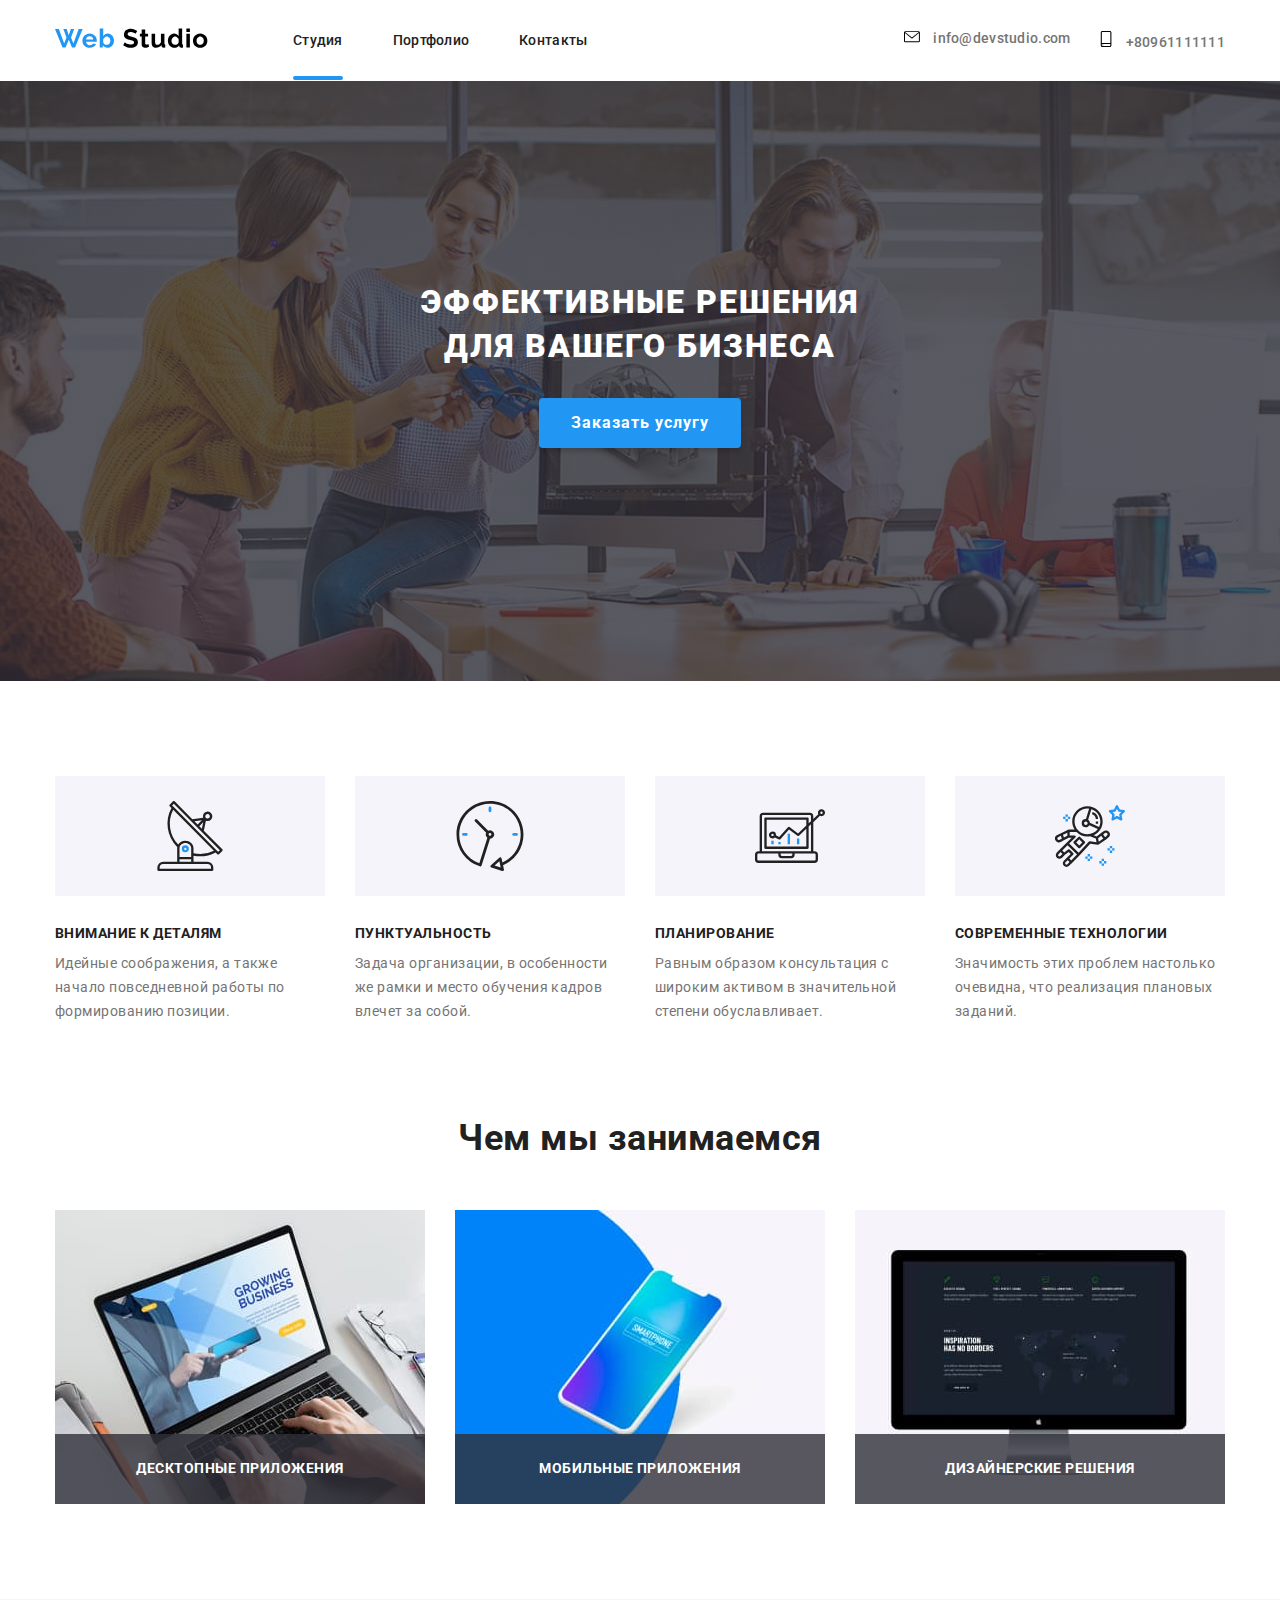
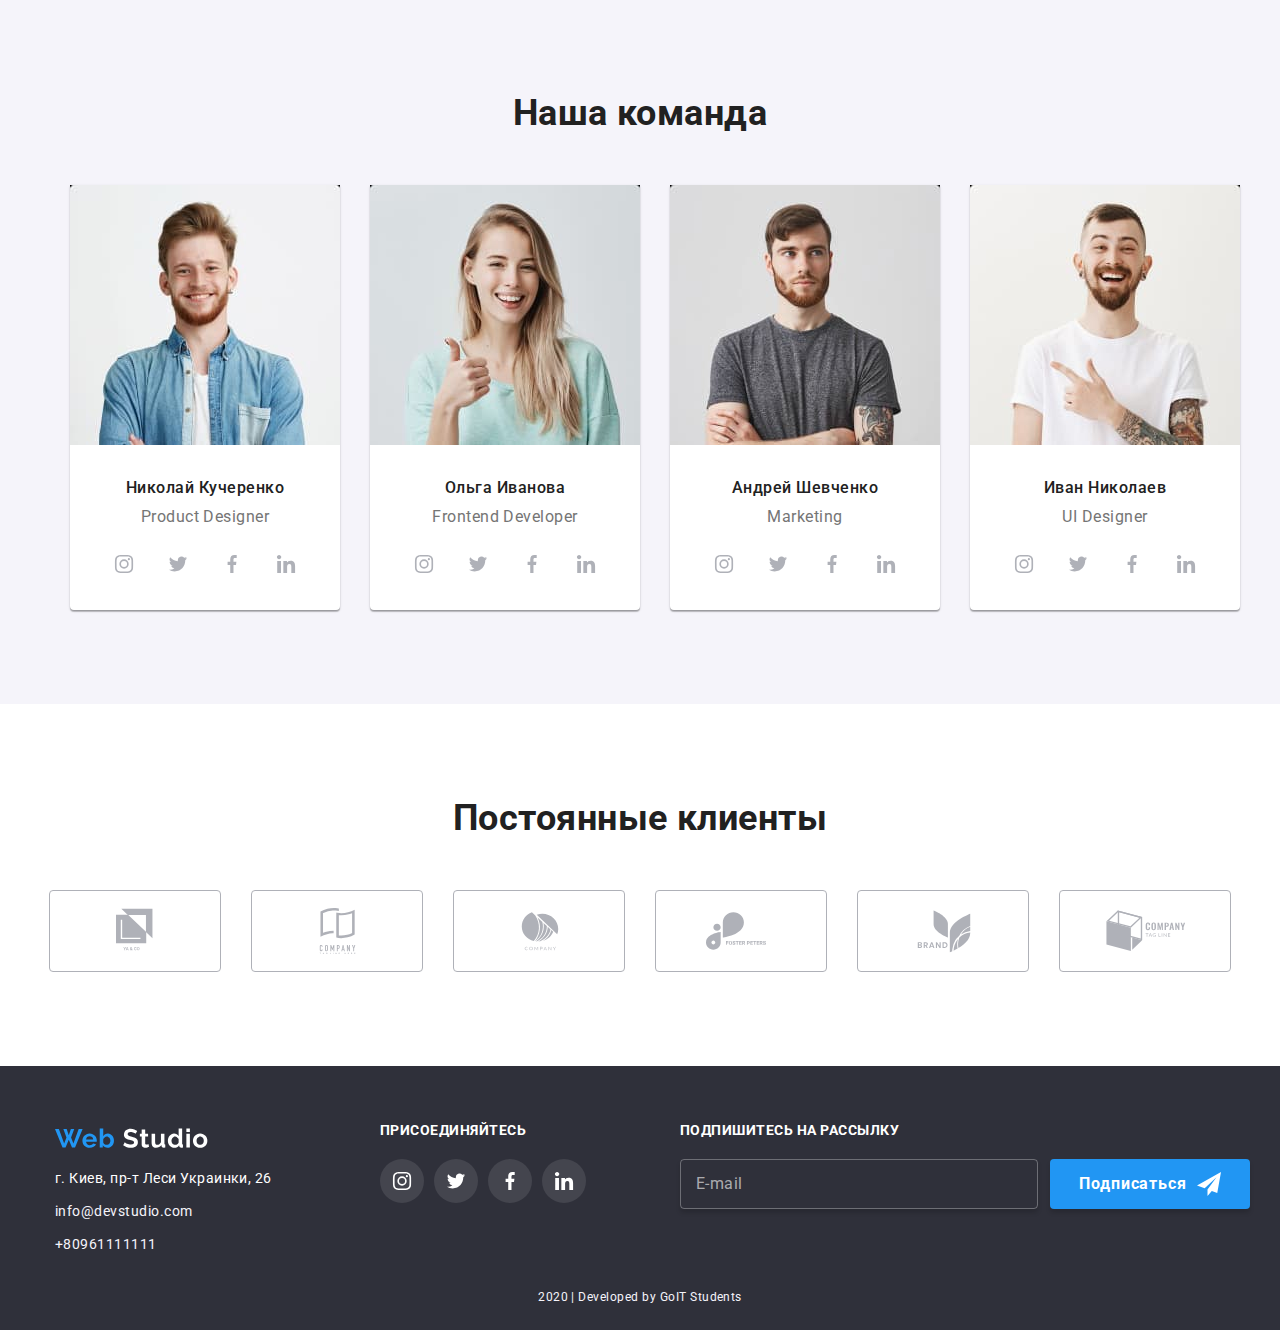
<file: index.html>
<!DOCTYPE html>
<html lang="en">
  <head>
    <meta charset="UTF-8" />
    <meta name="viewport" content="width=device-width, initial-scale=1.0" />
    <title>Web Studio</title>
    <link
      href="https://fonts.googleapis.com/css2?family=Roboto:wght@400;500;700;900&display=swap"
      rel="stylesheet"
    />
    <link rel="stylesheet" href="./css/main.min.css" />
  </head>
  <body>
    <!-- Навигация сайта -->
    <header>
      <div class="container">
        <nav class="flex-header">
          <a href="#">
            <svg class="logo-header" width="153" height="31">
              <use href="./images/symbol-defs.svg#icon-logo"></use>
            </svg>
          </a>
          <ul class="flex-header">
            <li class="list-item">
              <a href="index.html" class="header-nav-link active-page"
                >Студия
              </a>
            </li>
            <li class="list-item">
              <a href="portfolio.html" class="header-nav-link">Портфолио </a>
            </li>
            <li class="list-item">
              <a href="#" class="header-nav-link">Контакты </a>
            </li>
          </ul>
          <address class="header-address">
            <a href="mailto:info@devstudio.com" class="header-nav-adress">
              <svg class="icon-header-mail">
                <use href="./images/symbol-defs.svg#icon-mail"></use>
              </svg>
              info@devstudio.com
            </a>
            <a href="tel:+80961111111" class="header-nav-adress"
              ><svg class="icon-header-smartphone">
                <use href="./images/symbol-defs.svg#icon-smartphone"></use>
              </svg>
              +80961111111
            </a>
          </address>
        </nav>
      </div>
    </header>
    <!-- основная часть -->
    <main>
      <!-- Заказ услуг -->
      <section class="services-hero">
        <h1 class="services-text-hero item">
          эффективные решения <br />
          для вашего бизнеса
        </h1>
        <a href="#" class="services-button item" data-modal-open>
          Заказать услугу</a
        >
      </section>
      <!-- Преимущества -->
      <section>
        <div class="container">
          <h2 class="hide-item">Наши Преимущества</h2>
          <ul class="feature">
            <li class="antena-img">
              <h3 class="feature-title">Внимание к деталям</h3>
              <p class="feature-text">
                Идейные соображения, а также начало повседневной работы по
                формированию позиции.
              </p>
            </li>
            <li class="clock-img">
              <h3 class="feature-title">Пунктуальность</h3>
              <p class="feature-text">
                Задача организации, в особенности же рамки и место обучения
                кадров влечет за собой.
              </p>
            </li>
            <li class="diagram-img">
              <h3 class="feature-title">Планирование</h3>
              <p class="feature-text">
                Равным образом консультация с широким активом в значительной
                степени обуславливает.
              </p>
            </li>
            <li class="container-img">
              <h3 class="feature-title">Современные технологии</h3>
              <p class="feature-text">
                Значимость этих проблем настолько очевидна, что реализация
                плановых заданий.
              </p>
            </li>
          </ul>
        </div>
      </section>
      <!-- Спектр деятельности-->
      <section class="what-are-we-doing">
        <div class="container">
          <h2 class="section-title">Чем мы занимаемся</h2>
          <ul class="what-are-we-doing-list">
            <li>
              <a href="#">
                <img
                  src="images/desctop-apps.jpg"
                  alt="desctop-apps"
                  width="370"
                  height="294"
                />
                <div class="what-are-we-doing-text">Десктопные приложения</div>
              </a>
            </li>
            <li>
              <a href="#">
                <img
                  src="images/mobile-apps.jpg"
                  alt="mobile-apps"
                  width="370"
                  height="294"
                />
                <div class="what-are-we-doing-text">Мобильные приложения</div>
              </a>
            </li>
            <li>
              <a href="#">
                <img
                  src="images/design.jpg"
                  alt="design"
                  width="370"
                  height="294"
                />
                <div class="what-are-we-doing-text">Дизайнерские решения</div>
              </a>
            </li>
          </ul>
        </div>
      </section>
      <!-- Команда -->
      <section class="our-team">
        <div class="container">
          <h2 class="section-title">Наша команда</h2>
          <ul class="container">
            <li>
              <div class="box">
                <img
                  src="images/john-smith.jpg"
                  alt="John Smith"
                  width="270"
                  height="260"
                />
                <h3 class="our-team-title">Николай Кучеренко</h3>
                <p class="our-team-text">Product Designer</p>
                <div class="social-link-box">
                  <a
                    href="https://www.instagram.com"
                    target="_blank"
                    rel="noopener nofollow noreferrer"
                  >
                    <svg class="social-link">
                      <use
                        href="./images/symbol-defs.svg#icon-instagram1"
                      ></use>
                    </svg>
                  </a>
                  <a
                    href="https://twitter.com"
                    target="_blank"
                    rel="noopener nofollow noreferrer"
                  >
                    <svg class="social-link">
                      <use href="./images/symbol-defs.svg#icon-twitter"></use>
                    </svg>
                  </a>
                  <a
                    href="https://www.facebook.com"
                    target="_blank"
                    rel="noopener nofollow noreferrer"
                  >
                    <svg class="social-link">
                      <use href="./images/symbol-defs.svg#icon-facebook"></use>
                    </svg>
                  </a>
                  <a
                    href="https://www.linkedin.com"
                    target="_blank"
                    rel="noopener nofollow noreferrer"
                  >
                    <svg class="social-link">
                      <use href="./images/symbol-defs.svg#icon-linkedin"></use>
                    </svg>
                  </a>
                </div>
              </div>
            </li>
            <li>
              <div class="box">
                <img
                  src="images/marta-stewart.jpg"
                  alt="Marta Stewart"
                  width="270"
                  height="260"
                />
                <h3 class="our-team-title">Ольга Иванова</h3>
                <p class="our-team-text">Frontend Developer</p>
                <div class="social-link-box">
                  <a
                    href="https://www.instagram.com"
                    target="_blank"
                    rel="noopener nofollow noreferrer"
                  >
                    <svg class="social-link">
                      <use
                        href="./images/symbol-defs.svg#icon-instagram1"
                      ></use>
                    </svg>
                  </a>
                  <a
                    href="https://twitter.com"
                    target="_blank"
                    rel="noopener nofollow noreferrer"
                  >
                    <svg class="social-link">
                      <use href="./images/symbol-defs.svg#icon-twitter"></use>
                    </svg>
                  </a>
                  <a
                    href="https://www.facebook.com"
                    target="_blank"
                    rel="noopener nofollow noreferrer"
                  >
                    <svg class="social-link">
                      <use href="./images/symbol-defs.svg#icon-facebook"></use>
                    </svg>
                  </a>
                  <a
                    href="https://www.linkedin.com"
                    target="_blank"
                    rel="noopener nofollow noreferrer"
                  >
                    <svg class="social-link">
                      <use href="./images/symbol-defs.svg#icon-linkedin"></use>
                    </svg>
                  </a>
                </div>
              </div>
            </li>
            <li>
              <div class="box">
                <img
                  src="images/robert-jakis.jpg"
                  alt="Robert Jakis"
                  width="270"
                  height="260"
                />
                <h3 class="our-team-title">Андрей Шевченко</h3>
                <p class="our-team-text">Marketing</p>
                <div class="social-link-box">
                  <a
                    href="https://www.instagram.com"
                    target="_blank"
                    rel="noopener nofollow noreferrer"
                  >
                    <svg class="social-link">
                      <use
                        href="./images/symbol-defs.svg#icon-instagram1"
                      ></use>
                    </svg>
                  </a>
                  <a
                    href="https://twitter.com"
                    target="_blank"
                    rel="noopener nofollow noreferrer"
                  >
                    <svg class="social-link">
                      <use href="./images/symbol-defs.svg#icon-twitter"></use>
                    </svg>
                  </a>
                  <a
                    href="https://www.facebook.com"
                    target="_blank"
                    rel="noopener nofollow noreferrer"
                  >
                    <svg class="social-link">
                      <use href="./images/symbol-defs.svg#icon-facebook"></use>
                    </svg>
                  </a>
                  <a
                    href="https://www.linkedin.com"
                    target="_blank"
                    rel="noopener nofollow noreferrer"
                  >
                    <svg class="social-link">
                      <use href="./images/symbol-defs.svg#icon-linkedin"></use>
                    </svg>
                  </a>
                </div>
              </div>
            </li>
            <li>
              <div class="box">
                <img
                  src="images/martin-doe.jpg"
                  alt="Martin Doe"
                  width="270"
                  height="260"
                />
                <h3 class="our-team-title">Иван Николаев</h3>
                <p class="our-team-text">UI Designer</p>
                <div class="social-link-box">
                  <a
                    href="https://www.instagram.com"
                    target="_blank"
                    rel="noopener nofollow noreferrer"
                  >
                    <svg class="social-link">
                      <use
                        href="./images/symbol-defs.svg#icon-instagram1"
                      ></use>
                    </svg>
                  </a>
                  <a
                    href="https://twitter.com"
                    target="_blank"
                    rel="noopener nofollow noreferrer"
                  >
                    <svg class="social-link">
                      <use href="./images/symbol-defs.svg#icon-twitter"></use>
                    </svg>
                  </a>
                  <a
                    href="https://www.facebook.com"
                    target="_blank"
                    rel="noopener nofollow noreferrer"
                  >
                    <svg class="social-link">
                      <use href="./images/symbol-defs.svg#icon-facebook"></use>
                    </svg>
                  </a>
                  <a
                    href="https://www.linkedin.com"
                    target="_blank"
                    rel="noopener nofollow noreferrer"
                  >
                    <svg class="social-link">
                      <use href="./images/symbol-defs.svg#icon-linkedin"></use>
                    </svg>
                  </a>
                </div>
              </div>
            </li>
          </ul>
        </div>
      </section>
      <!-- Клиенты -->
      <section class="our-clients">
        <div class="container">
          <h2 class="section-title">Постоянные клиенты</h2>
          <ul class="our-clients-list">
            <li>
              <a href="">
                <svg class="our-clients-label">
                  <use href="./images/symbol-defs.svg#icon-client-1"></use>
                </svg>
              </a>
            </li>
            <li>
              <a href="#">
                <svg class="our-clients-label">
                  <use href="./images/symbol-defs.svg#icon-client-2"></use>
                </svg>
              </a>
            </li>
            <li>
              <a href="#">
                <svg class="our-clients-label">
                  <use href="./images/symbol-defs.svg#icon-client-3"></use>
                </svg>
              </a>
            </li>
            <li>
              <a href="#">
                <svg class="our-clients-label">
                  <use href="./images/symbol-defs.svg#icon-client-4"></use>
                </svg>
              </a>
            </li>
            <li>
              <a href="#">
                <svg class="our-clients-label">
                  <use href="./images/symbol-defs.svg#icon-client-5"></use>
                </svg>
              </a>
            </li>
            <li>
              <a href="#">
                <svg class="our-clients-label">
                  <use href="./images/symbol-defs.svg#icon-client-6"></use>
                </svg>
              </a>
            </li>
          </ul>
        </div>
      </section>
      <!-- Модальное окно -->
      <div class="backdrop is-hidden" data-modal>
        <div class="modal">
          <button class="button-clouse" data-modal-close>
            <svg class="icon-clouse">
              <use href="./images/symbol-defs.svg#icon-clouse"></use>
            </svg>
          </button>
          <span class="text-modal">
            Оставьте свои данные, мы вам перезвоним</span
          >
          <!-- форма -->
          <form>
            <ul class="modal-form">
              <li class="modal-box">
                <input
                  type="text"
                  id="modal-mame"
                  name="name-client"
                  placeholder=" "
                  class="modal-form-input"
                />
                <label for="modal-mame" class="modal-label"> Имя </label>
                <svg class="icon-name">
                  <use href="./images/symbol-defs.svg#icon-name"></use>
                </svg>
              </li>
              <li class="modal-box">
                <input
                  type="tel"
                  id="modal-telephone"
                  name="telephone-clien"
                  class="modal-form-input"
                  placeholder=" "
                /><label for="modal-telephone" class="modal-label">
                  Телефон </label
                ><svg class="icon-name">
                  <use href="./images/symbol-defs.svg#icon-telephone"></use>
                </svg>
              </li>
              <li class="modal-box">
                <input
                  type="email"
                  id="modal-mail"
                  name="mail-client"
                  class="modal-form-input"
                  placeholder=" "
                />
                <label for="modal-mail" class="modal-label"> Почта </label>
                <svg class="icon-name">
                  <use href="./images/symbol-defs.svg#icon-mail2"></use>
                </svg>
              </li>
              <li class="modal-box">
                <textarea
                  name="coments-client"
                  id="modal-coments"
                  class="modal-form-input text-area"
                  placeholder=" "
                ></textarea>
                <label for="modal-coments" class="coments"> Комментарий</label>
              </li>
              <li class="checkbox-box">
                <input
                  type="checkbox"
                  name="modal-check"
                  value="done"
                  class="checkbox"
                  id="checkbox"
                />
                <label for="checkbox" class="check-text">
                  Соглашаюсь с рассылкой и принимаю
                  <a href="#">Условия договора</a>
                </label>
              </li>
              <li>
                <button type="submit" class="modal-button-send">
                  Отправить
                </button>
              </li>
            </ul>
          </form>
        </div>
      </div>
    </main>
    <!-- подвал -->
    <footer class="footer-section">
      <!-- Контакты, адреса -->
      <section>
        <div class="container footer-box">
          <div class="footer-contacts">
            <h2 class="hide-item">Контакты, адреса, рассылка</h2>
            <a href="#">
              <svg class="logo-footer" width="153" height="31">
                <use href="./images/symbol-defs.svg#icon-logo"></use>
              </svg>
            </a>
            <address>
              <ul>
                <li class="item">
                  <a
                    href="https://www.google.com/maps/place/бул.+Леси+Украинки,+26,+Киев,+02000/data=!4m2!3m1!1s0x40d4cf0e033ecbe9:0x57a4dffefec77da0?sa=X&ved=2ahUKEwjTxvzg49PpAhVElosKHf4JD2gQ8gEwAHoECAsQAQ"
                    target="_blank"
                    rel="noopener nofollow noreferrer"
                    class="footer-adress-map"
                    >г. Киев, пр-т Леси Украинки, 26
                  </a>
                </li>
                <li class="item">
                  <a
                    href="mailto:info@devstudio.com"
                    class="footer-adress-link"
                  >
                    info@devstudio.com
                  </a>
                </li>
                <li class="item">
                  <a href="tel:+80961111111" class="footer-adress-link item">
                    +80961111111</a
                  >
                </li>
              </ul>
            </address>
          </div>
          <!-- Социальные сети -->
          <div class="footer-social-link-container">
            <p class="footer-titles">присоединяйтесь</p>
            <div class="social-link-box footer">
              <a
                href="https://www.instagram.com"
                target="_blank"
                rel="noopener nofollow noreferrer"
              >
                <svg class="social-link footer">
                  <use href="./images/symbol-defs.svg#icon-instagram1"></use>
                </svg>
              </a>
              <a
                href="https://twitter.com"
                target="_blank"
                rel="noopener nofollow noreferrer"
              >
                <svg class="social-link footer">
                  <use href="./images/symbol-defs.svg#icon-twitter"></use>
                </svg>
              </a>
              <a
                href="https://www.facebook.com"
                target="_blank"
                rel="noopener nofollow noreferrer"
              >
                <svg class="social-link footer">
                  <use href="./images/symbol-defs.svg#icon-facebook"></use>
                </svg>
              </a>
              <a
                href="https://www.linkedin.com"
                target="_blank"
                rel="noopener nofollow noreferrer"
              >
                <svg class="social-link footer">
                  <use href="./images/symbol-defs.svg#icon-linkedin"></use>
                </svg>
              </a>
            </div>
          </div>
          <!-- рассылка -->
          <div class="mailing">
            <p class="footer-titles">Подпишитесь на рассылку</p>
            <form class="footer-subscription">
              <div class="footer-subscription-box">
                <input
                  type="email"
                  name="subscription"
                  id="subscription"
                  class="footer-subscription-field"
                  placeholder=" "
                />
                <label for="subscription" class="footer-subscription-label">
                  E-mail
                </label>
              </div>
              <button type="submit" class="footer-subscription-button">
                Подписаться
                <svg class="footer-subscription-icon">
                  <use href="./images/symbol-defs.svg#icon-mail-send"></use>
                </svg>
              </button>
            </form>
          </div>
        </div>
      </section>
      <p class="footer-copyright">2020 | Developed by GoIT Students</p>
    </footer>
    <script src="./js/modal.js"></script>
  </body>
</html>
</file>
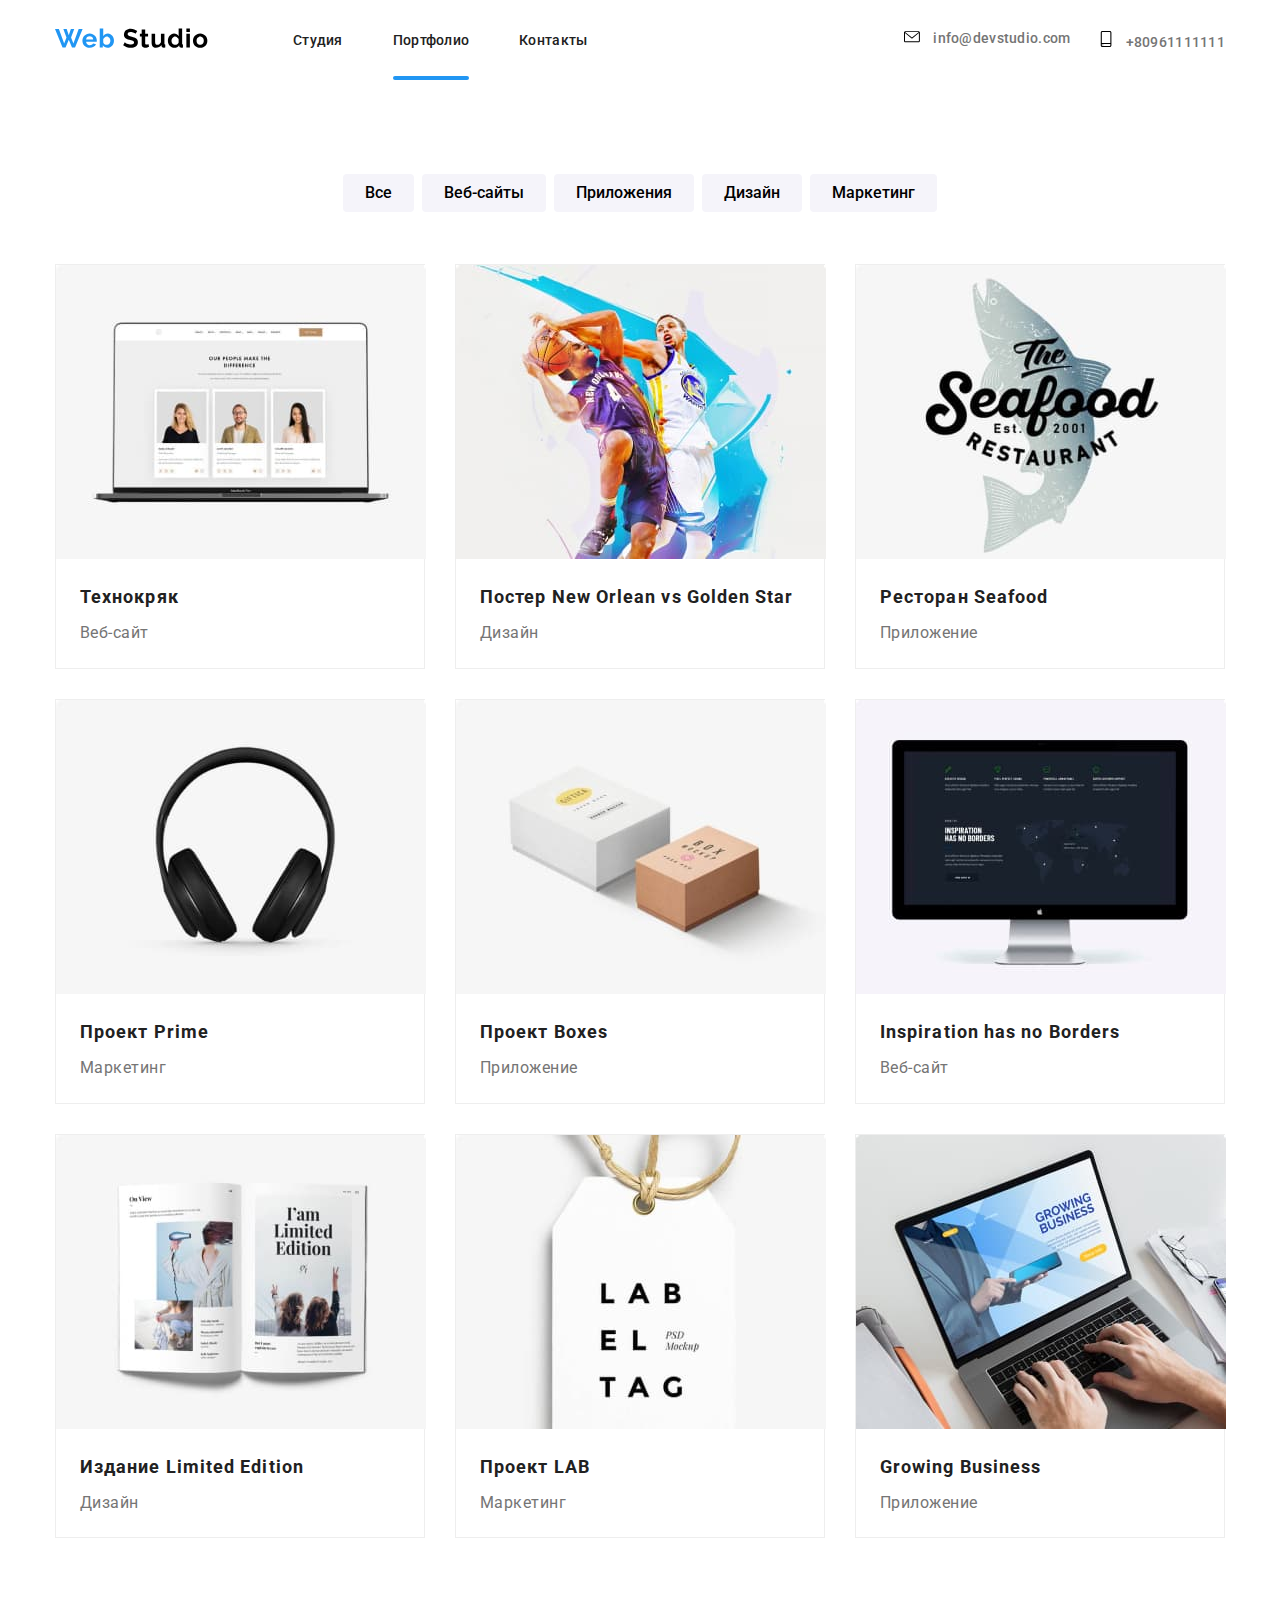
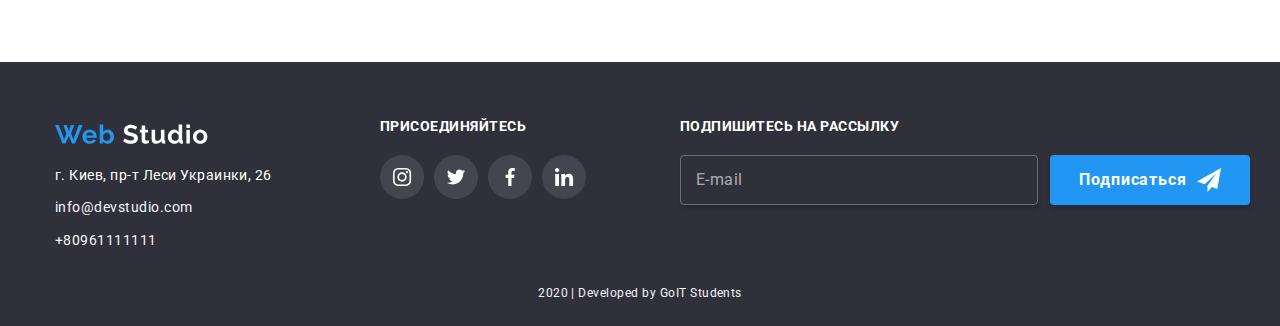
<file: portfolio.html>
<!DOCTYPE html>
<html lang="en">
  <head>
    <meta charset="UTF-8" />
    <meta name="viewport" content="width=device-width, initial-scale=1.0" />
    <title>Портфолио</title>
    <link
      href="https://fonts.googleapis.com/css2?family=Roboto:wght@400;500;700;900&display=swap"
      rel="stylesheet"
    />
    <link rel="stylesheet" href="./css/main.min.css" />
  </head>

  <body>
    <!-- Навигация сайта -->
    <header>
      <div class="container">
        <nav class="flex-header">
          <a href="#">
            <svg class="logo-header" width="153" height="31">
              <use href="./images/symbol-defs.svg#icon-logo"></use>
            </svg>
          </a>
          <ul class="flex-header">
            <li class="list-item">
              <a href="index.html" class="header-nav-link">Студия </a>
            </li>
            <li class="list-item">
              <a href="portfolio.html" class="header-nav-link active-page"
                >Портфолио
              </a>
            </li>
            <li class="list-item">
              <a href="#" class="header-nav-link">Контакты </a>
            </li>
          </ul>
          <address class="header-address">
            <a href="mailto:info@devstudio.com" class="header-nav-adress">
              <svg class="icon-header-mail">
                <use href="./images/symbol-defs.svg#icon-mail"></use>
              </svg>
              info@devstudio.com
            </a>
            <a href="tel:+80961111111" class="header-nav-adress"
              ><svg class="icon-header-smartphone">
                <use href="./images/symbol-defs.svg#icon-smartphone"></use>
              </svg>
              +80961111111
            </a>
          </address>
        </nav>
      </div>
    </header>
    <main>
      <section class="container portfolio-box">
        <h1 class="hide-item">Портфолио студии</h1>
        <!-- фильтр секции -->
        <ul class="filters-flex">
          <li>
            <button type="button" class="filters-button">
              Все
            </button>
          </li>
          <li>
            <button type="button" class="filters-button">
              Веб-сайты
            </button>
          </li>
          <li>
            <button type="button" class="filters-button">
              Приложения
            </button>
          </li>
          <li>
            <button type="button" class="filters-button">
              Дизайн
            </button>
          </li>
          <li>
            <button type="button" class="filters-button">
              Маркетинг
            </button>
          </li>
        </ul>
        <!-- Контент секции -->
        <ul class="portfolio">
          <li>
            <a href="#">
              <div class="card">
                <img src="./images/project1.jpg" alt="project1" />
                <p class="back-side-card">
                  Технокряк это современная площадка распространения
                  коронавируса. Компании используют эту платформу для цифрового
                  шпионажа и атак на защищённые сервера конкурентов.
                </p>
              </div>
              <div>
                <h3 class="main-content-headers">Технокряк</h3>
                <p class="main-content-text">Веб-сайт</p>
              </div>
            </a>
          </li>
          <li>
            <a href="#">
              <div class="card">
                <img src="./images/project2.jpg" alt="project2" />
                <p class="back-side-card">
                  Технокряк это современная площадка распространения
                  коронавируса. Компании используют эту платформу для цифрового
                  шпионажа и атак на защищённые сервера конкурентов.
                </p>
              </div>
              <div>
                <h3 class="main-content-headers">
                  Постер New Orlean vs Golden Star
                </h3>
                <p class="main-content-text">Дизайн</p>
              </div>
            </a>
          </li>
          <li>
            <a href="#">
              <div class="card">
                <img src="./images/project3.jpg" alt="project3" />
                <p class="back-side-card">
                  Технокряк это современная площадка распространения
                  коронавируса. Компании используют эту платформу для цифрового
                  шпионажа и атак на защищённые сервера конкурентов.
                </p>
              </div>
              <div>
                <h3 class="main-content-headers">Ресторан Seafood</h3>
                <p class="main-content-text">Приложение</p>
              </div>
            </a>
          </li>
          <li>
            <a href="#">
              <div class="card">
                <img src="./images/project4.jpg" alt="project4" />
                <p class="back-side-card">
                  Технокряк это современная площадка распространения
                  коронавируса. Компании используют эту платформу для цифрового
                  шпионажа и атак на защищённые сервера конкурентов.
                </p>
              </div>
              <div>
                <h3 class="main-content-headers">Проект Prime</h3>
                <p class="main-content-text">Маркетинг</p>
              </div>
            </a>
          </li>
          <li>
            <a href="#">
              <div class="card">
                <img src="./images/project5.jpg" alt="project5" />
                <p class="back-side-card">
                  Технокряк это современная площадка распространения
                  коронавируса. Компании используют эту платформу для цифрового
                  шпионажа и атак на защищённые сервера конкурентов.
                </p>
              </div>
              <div>
                <h3 class="main-content-headers">Проект Boxes</h3>
                <p class="main-content-text">Приложение</p>
              </div>
            </a>
          </li>
          <li>
            <a href="#">
              <div class="card">
                <img src="./images/project6.jpg" alt="project6" />
                <p class="back-side-card">
                  Технокряк это современная площадка распространения
                  коронавируса. Компании используют эту платформу для цифрового
                  шпионажа и атак на защищённые сервера конкурентов.
                </p>
              </div>
              <div>
                <h3 class="main-content-headers">Inspiration has no Borders</h3>
                <p class="main-content-text">Веб-сайт</p>
              </div>
            </a>
          </li>
          <li>
            <a href="#">
              <div class="card">
                <img src="./images/project7.jpg" alt="project7" />
                <p class="back-side-card">
                  Технокряк это современная площадка распространения
                  коронавируса. Компании используют эту платформу для цифрового
                  шпионажа и атак на защищённые сервера конкурентов.
                </p>
              </div>
              <div>
                <h3 class="main-content-headers">Издание Limited Edition</h3>
                <p class="main-content-text">Дизайн</p>
              </div>
            </a>
          </li>
          <li>
            <a href="#">
              <div class="card">
                <img src="./images/project8.jpg" alt="project8" />
                <p class="back-side-card">
                  Технокряк это современная площадка распространения
                  коронавируса. Компании используют эту платформу для цифрового
                  шпионажа и атак на защищённые сервера конкурентов.
                </p>
              </div>
              <div>
                <h3 class="main-content-headers">Проект LAB</h3>
                <p class="main-content-text">Маркетинг</p>
              </div>
            </a>
          </li>
          <li>
            <a href="#">
              <div class="card">
                <img src="./images/project9.jpg" alt="project9" />
                <p class="back-side-card">
                  Технокряк это современная площадка распространения
                  коронавируса. Компании используют эту платформу для цифрового
                  шпионажа и атак на защищённые сервера конкурентов.
                </p>
              </div>
              <div>
                <h3 class="main-content-headers">Growing Business</h3>
                <p class="main-content-text">Приложение</p>
              </div>
            </a>
          </li>
        </ul>
      </section>
    </main>
    <footer class="footer-section">
      <!-- Контакты, адреса -->
      <section>
        <div class="container footer-box">
          <div class="footer-contacts">
            <h2 class="hide-item">Контакты, адреса, рассылка</h2>
            <a href="#">
              <svg class="logo-footer" width="153" height="31">
                <use href="./images/symbol-defs.svg#icon-logo"></use>
              </svg>
            </a>
            <address>
              <ul>
                <li class="item">
                  <a
                    href="https://www.google.com/maps/place/бул.+Леси+Украинки,+26,+Киев,+02000/data=!4m2!3m1!1s0x40d4cf0e033ecbe9:0x57a4dffefec77da0?sa=X&ved=2ahUKEwjTxvzg49PpAhVElosKHf4JD2gQ8gEwAHoECAsQAQ"
                    target="_blank"
                    rel="noopener nofollow noreferrer"
                    class="footer-adress-map"
                    >г. Киев, пр-т Леси Украинки, 26
                  </a>
                </li>
                <li class="item">
                  <a
                    href="mailto:info@devstudio.com"
                    class="footer-adress-link"
                  >
                    info@devstudio.com
                  </a>
                </li>
                <li class="item">
                  <a href="tel:+80961111111" class="footer-adress-link item">
                    +80961111111</a
                  >
                </li>
              </ul>
            </address>
          </div>
          <!-- Социальные сети -->
          <div class="footer-social-link-container">
            <p class="footer-titles">присоединяйтесь</p>
            <div class="social-link-box footer">
              <a
                href="https://www.instagram.com"
                target="_blank"
                rel="noopener nofollow noreferrer"
              >
                <svg class="social-link footer">
                  <use href="./images/symbol-defs.svg#icon-instagram1"></use>
                </svg>
              </a>
              <a
                href="https://twitter.com"
                target="_blank"
                rel="noopener nofollow noreferrer"
              >
                <svg class="social-link footer">
                  <use href="./images/symbol-defs.svg#icon-twitter"></use>
                </svg>
              </a>
              <a
                href="https://www.facebook.com"
                target="_blank"
                rel="noopener nofollow noreferrer"
              >
                <svg class="social-link footer">
                  <use href="./images/symbol-defs.svg#icon-facebook"></use>
                </svg>
              </a>
              <a
                href="https://www.linkedin.com"
                target="_blank"
                rel="noopener nofollow noreferrer"
              >
                <svg class="social-link footer">
                  <use href="./images/symbol-defs.svg#icon-linkedin"></use>
                </svg>
              </a>
            </div>
          </div>
          <!-- рассылка -->
          <div class="mailing">
            <p class="footer-titles">Подпишитесь на рассылку</p>
            <form class="footer-subscription">
              <div class="footer-subscription-box">
                <input
                  type="email"
                  name="subscription"
                  id="subscription"
                  class="footer-subscription-field"
                  placeholder=" "
                />
                <label for="subscription" class="footer-subscription-label">
                  E-mail
                </label>
              </div>
              <button type="submit" class="footer-subscription-button">
                Подписаться
                <svg class="footer-subscription-icon">
                  <use href="./images/symbol-defs.svg#icon-mail-send"></use>
                </svg>
              </button>
            </form>
          </div>
        </div>
      </section>
      <p class="footer-copyright">2020 | Developed by GoIT Students</p>
    </footer>
  </body>
</html>
</file>
<file: css/main.min.css>
/*! normalize.css v8.0.1 | MIT License | github.com/necolas/normalize.css */html{line-height:1.15;-webkit-text-size-adjust:100%}body{margin:0}main{display:block}h1{font-size:2em;margin:0.67em 0}hr{-webkit-box-sizing:content-box;box-sizing:content-box;height:0;overflow:visible}pre{font-family:monospace, monospace;font-size:1em}a{background-color:transparent}abbr[title]{border-bottom:none;text-decoration:underline;-webkit-text-decoration:underline dotted;text-decoration:underline dotted}b,strong{font-weight:bolder}code,kbd,samp{font-family:monospace, monospace;font-size:1em}small{font-size:80%}sub,sup{font-size:75%;line-height:0;position:relative;vertical-align:baseline}sub{bottom:-0.25em}sup{top:-0.5em}img{border-style:none}button,input,optgroup,select,textarea{font-family:inherit;font-size:100%;line-height:1.15;margin:0}button,input{overflow:visible}button,select{text-transform:none}button,[type="button"],[type="reset"],[type="submit"]{-webkit-appearance:button}button::-moz-focus-inner,[type="button"]::-moz-focus-inner,[type="reset"]::-moz-focus-inner,[type="submit"]::-moz-focus-inner{border-style:none;padding:0}button:-moz-focusring,[type="button"]:-moz-focusring,[type="reset"]:-moz-focusring,[type="submit"]:-moz-focusring{outline:1px dotted ButtonText}fieldset{padding:0.35em 0.75em 0.625em}legend{-webkit-box-sizing:border-box;box-sizing:border-box;color:inherit;display:table;max-width:100%;padding:0;white-space:normal}progress{vertical-align:baseline}textarea{overflow:auto}[type="checkbox"],[type="radio"]{-webkit-box-sizing:border-box;box-sizing:border-box;padding:0}[type="number"]::-webkit-inner-spin-button,[type="number"]::-webkit-outer-spin-button{height:auto}[type="search"]{-webkit-appearance:textfield;outline-offset:-2px}[type="search"]::-webkit-search-decoration{-webkit-appearance:none}::-webkit-file-upload-button{-webkit-appearance:button;font:inherit}details{display:block}summary{display:list-item}template{display:none}[hidden]{display:none}html{-webkit-box-sizing:border-box;box-sizing:border-box}*,*::before,*::after{margin:0;padding:0;-webkit-box-sizing:inherit;box-sizing:inherit}a{text-decoration:none}li{list-style-type:none}body{color:#212121;font-family:Roboto, sans-serif;letter-spacing:0.03em}ul{margin:0;padding:0}.container{width:1200px;padding-left:15px;padding-right:15px;margin-left:auto;margin-right:auto}.hide-item{display:none}.section-title{margin-top:0px;margin-bottom:50px;font-weight:700;font-size:36px;line-height:1.16;text-align:center;color:#212121}.social-link-box{display:-webkit-box;display:-ms-flexbox;display:flex;-webkit-box-pack:center;-ms-flex-pack:center;justify-content:center;-webkit-box-align:center;-ms-flex-align:center;align-items:center}.social-link-box.footer{margin-top:20px}.social-link-box.footer a{background-color:rgba(255,255,255,0.1);border-radius:50px}.social-link-box a{display:-webkit-box;display:-ms-flexbox;display:flex;-webkit-box-pack:center;-ms-flex-pack:center;justify-content:center;-webkit-box-align:center;-ms-flex-align:center;align-items:center;padding:0;border:none;width:44px;height:44px;border-radius:50px;-webkit-transition:background-color 250ms cubic-bezier(0.4, 0, 0.2, 1);transition:background-color 250ms cubic-bezier(0.4, 0, 0.2, 1)}.social-link-box a:hover{background-color:#2196f3;border-radius:50px}.social-link-box a+a{margin-left:10px}.social-link{width:40px;height:40px;-webkit-transition:fill 250ms cubic-bezier(0.4, 0, 0.2, 1);transition:fill 250ms cubic-bezier(0.4, 0, 0.2, 1);fill:#afb1b8}.social-link-box a:hover .social-link{fill:#ffffff}.social-link.footer{fill:#ffffff}.flex-header{display:-webkit-box;display:-ms-flexbox;display:flex;-webkit-box-align:center;-ms-flex-align:center;align-items:center;height:81px}.flex-header ul{margin-left:85px;padding:0}.flex-header li:not(:first-child){margin-left:50px}.header-address a:not(:first-child){margin-left:30px}.header-nav-link{padding-bottom:32px;font-weight:500;font-size:14px;line-height:1.14;letter-spacing:0.02em;color:#212121;-webkit-transition:color 250ms cubic-bezier(0.4, 0, 0.2, 1);transition:color 250ms cubic-bezier(0.4, 0, 0.2, 1)}.header-nav-link:hover,.header-nav-link:focus{color:#2196f3}.active-page{position:relative}.active-page::after{content:"";position:absolute;bottom:0;display:block;width:100%;height:4px;background:#2196f3;border-radius:2px}.header-address{margin-left:auto;display:-webkit-box;display:-ms-flexbox;display:flex;-webkit-box-pack:center;-ms-flex-pack:center;justify-content:center}.icon-header-mail{margin-right:10px;width:16px;height:12px}.icon-header-smartphone{margin-right:10px;width:12px;height:16px}.header-nav-adress{font-style:normal;font-weight:500;font-size:14px;line-height:1.14;letter-spacing:0.02em;color:#757575;-webkit-transition:color 250ms cubic-bezier(0.4, 0, 0.2, 1),fill 250ms cubic-bezier(0.4, 0, 0.2, 1);transition:color 250ms cubic-bezier(0.4, 0, 0.2, 1),fill 250ms cubic-bezier(0.4, 0, 0.2, 1)}.header-nav-adress:hover,.header-nav-adress:focus{color:#2196f3;fill:#2196f3}.footer-section{background-color:#2f303a}.footer-box{display:-webkit-box;display:-ms-flexbox;display:flex;padding-top:57px;padding-bottom:28px}.footer-box div+div{margin-left:94px}.footer-contacts .item{width:231px;margin-top:9px}.footer-titles{font-style:normal;font-weight:700;font-size:14px;line-height:1.14;text-transform:uppercase;color:#fff}.logo-footer{--color4: #ffffff}.footer-adress-link{margin-top:9px;font-style:normal;font-size:14px;line-height:1.7;color:#f5f4fa}.footer-adress-map{font-style:normal;font-size:14px;line-height:1.7;color:#fff}.footer-social-link-container{width:206px}.footer-copyright{margin-bottom:0;padding-bottom:21px;font-style:normal;font-size:12px;line-height:2;text-align:center;color:#f5f4fa}.mailing{width:570px}.footer-subscription{display:-webkit-box;display:-ms-flexbox;display:flex;margin-top:20px}.footer-subscription-box{position:relative;margin-right:12px}.footer-subscription-label{position:absolute;top:50%;left:16px;-webkit-transform:translateY(-50%);transform:translateY(-50%);font-size:16px;line-height:1.25;letter-spacing:0.03em;color:rgba(255,255,255,0.6);-webkit-transition:-webkit-transform 250ms cubic-bezier(0.4, 0, 0.2, 1);transition:-webkit-transform 250ms cubic-bezier(0.4, 0, 0.2, 1);transition:transform 250ms cubic-bezier(0.4, 0, 0.2, 1);transition:transform 250ms cubic-bezier(0.4, 0, 0.2, 1), -webkit-transform 250ms cubic-bezier(0.4, 0, 0.2, 1)}.footer-subscription-field:focus+.footer-subscription-label,.footer-subscription-field:not(:placeholder-shown)+.footer-subscription-label{-webkit-transform:translateY(-40px);transform:translateY(-40px);left:16px;font-size:12px;line-height:1.16;letter-spacing:0.01em}.footer-subscription-field{width:358px;height:50px;padding:15px 16px;border:1px solid rgba(255,255,255,0.3);-webkit-box-shadow:0px 4px 4px rgba(0,0,0,0.15);box-shadow:0px 4px 4px rgba(0,0,0,0.15);border-radius:4px;font-size:16px;line-height:1.25;letter-spacing:0.03em;background-color:transparent;color:rgba(255,255,255,0.6)}.footer-subscription-button{display:-webkit-box;display:-ms-flexbox;display:flex;-webkit-box-align:center;-ms-flex-align:center;align-items:center;-webkit-box-pack:center;-ms-flex-pack:center;justify-content:center;width:200px;height:50px;font-size:16px;font-weight:700;line-height:1.87;letter-spacing:0.06em;color:#fff;background:#2196f3;-webkit-box-shadow:0px 4px 4px rgba(0,0,0,0.15);box-shadow:0px 4px 4px rgba(0,0,0,0.15);border:transparent;border-radius:4px}.footer-subscription-icon{width:24px;height:24px;margin-left:10px}.services-hero{margin-left:auto;margin-right:auto;max-width:1600px;height:600px;padding-top:200px;text-align:center;background-image:-webkit-gradient(linear, left top, right top, from(rgba(47,48,58,0.8)), to(rgba(47,48,58,0.8))),url(../images/header.jpg);background-image:linear-gradient(to right, rgba(47,48,58,0.8), rgba(47,48,58,0.8)),url(../images/header.jpg);background-repeat:no-repeat;background-position:center;background-size:cover}.services-text-hero{margin-top:0px;margin-bottom:30px;font-weight:900;line-height:1.36;text-align:center;letter-spacing:0.06em;text-transform:uppercase;color:#fff}.services-button{display:inline-block;min-width:200px;padding:10px 32px;font-weight:700;border-radius:4px;font-size:16px;line-height:1.87;text-align:center;letter-spacing:0.06em;color:#fff;background-color:#2196f3;-webkit-box-shadow:0px 4px 4px rgba(0,0,0,0.15);box-shadow:0px 4px 4px rgba(0,0,0,0.15);border-radius:4px;-webkit-transition:background-color 250ms cubic-bezier(0.4, 0, 0.2, 1);transition:background-color 250ms cubic-bezier(0.4, 0, 0.2, 1)}.services-button:hover{background-color:#188ce8}.feature{display:-webkit-box;display:-ms-flexbox;display:flex;padding-top:95px}.feature li{width:270px}.feature li::before{content:"";display:block;height:120px;margin-bottom:30px;background-repeat:no-repeat;background-size:70px 70px;background-position:center;background-color:#f5f4fa}.feature li+li{margin-left:30px}.antena-img::before{background-image:url(../images/antena.svg)}.clock-img::before{background-image:url(..//images/clock.svg)}.diagram-img::before{background-image:url(..//images/diagram.svg)}.container-img::before{background-image:url(..//images/astronaunt.svg)}.feature-title{margin-bottom:10px;font-weight:700;font-size:14px;line-height:1.14;text-transform:uppercase}.feature-text{font-weight:400;font-size:14px;line-height:1.7;color:#757575}.what-are-we-doing{padding-top:95px;padding-bottom:95px}.what-are-we-doing-list li{position:relative;width:370px;height:294px}.what-are-we-doing-text{position:absolute;bottom:0;width:370px;height:70px;padding-top:27px;color:#fff;background:rgba(47,48,58,0.8);text-align:center;font-weight:700;font-size:14px;line-height:1.14;text-transform:uppercase}.what-are-we-doing ul{display:-webkit-box;display:-ms-flexbox;display:flex}.what-are-we-doing li:not(:first-child){margin-left:30px}.our-team{background-color:#f5f4fa;padding-top:94px;padding-bottom:94px}.our-team ul{display:-webkit-box;display:-ms-flexbox;display:flex}.our-team .box{background-color:#fff;-webkit-box-shadow:0px 2px 1px rgba(0,0,0,0.2),0px 1px 1px rgba(0,0,0,0.14),0px 1px 3px rgba(0,0,0,0.12);box-shadow:0px 2px 1px rgba(0,0,0,0.2),0px 1px 1px rgba(0,0,0,0.14),0px 1px 3px rgba(0,0,0,0.12);border-radius:0px 0px 4px 4px;padding-bottom:24px}.our-team li{width:270px}.our-team li+li{margin-left:30px}.our-team-title{margin-top:30px;margin-bottom:10px;font-weight:500;font-size:16px;line-height:1.18;text-align:center;color:#212121}.our-team-text{margin-bottom:15px;font-weight:400;font-size:16px;line-height:1.18;text-align:center;color:#757575}.our-clients{padding-top:94px;padding-bottom:94px}.our-clients ul{display:-webkit-box;display:-ms-flexbox;display:flex;-webkit-box-pack:center;-ms-flex-pack:center;justify-content:center;-webkit-box-align:center;-ms-flex-align:center;align-items:center}.our-clients li+li{margin-left:30px}.our-clients-list a{display:-webkit-box;display:-ms-flexbox;display:flex;-webkit-box-pack:center;-ms-flex-pack:center;justify-content:center;-webkit-box-align:center;-ms-flex-align:center;align-items:center;border:1px solid #afb1b8;border-radius:4px;-webkit-transition:border 250ms cubic-bezier(0.4, 0, 0.2, 1);transition:border 250ms cubic-bezier(0.4, 0, 0.2, 1)}.our-clients-list a:hover{border:1px solid #2196f3}.our-clients-list a:hover .our-clients-label{fill:#2196f3}.our-clients-label{width:170px;height:80px;fill:#afb1b8;-webkit-transition:fill 250ms cubic-bezier(0.4, 0, 0.2, 1);transition:fill 250ms cubic-bezier(0.4, 0, 0.2, 1)}.backdrop{position:fixed;left:0;top:0;width:100%;height:100%;background-color:rgba(0,0,0,0.2);-webkit-transition:opacity 350ms cubic-bezier(0.4, 0, 0.2, 1);transition:opacity 350ms cubic-bezier(0.4, 0, 0.2, 1)}.backdrop.is-hidden{opacity:0;visibility:hidden;pointer-events:none}.modal{position:absolute;top:50%;left:50%;-webkit-transform:translate(-50%, -50%);transform:translate(-50%, -50%);max-width:calc(100% - 30px);max-height:calc(100% - 30px);overflow:auto;padding:10px 40px 40px 40px;background:#fff;-webkit-box-shadow:0px 2px 1px rgba(0,0,0,0.2),0px 1px 1px rgba(0,0,0,0.14),0px 1px 3px rgba(0,0,0,0.12);box-shadow:0px 2px 1px rgba(0,0,0,0.2),0px 1px 1px rgba(0,0,0,0.14),0px 1px 3px rgba(0,0,0,0.12);border-radius:4px}.button-clouse{display:block;width:30px;height:30px;margin-right:-30px;margin-left:auto;background:#fff;border:1px solid rgba(0,0,0,0.1);border-radius:50%}.icon-clouse{width:11px;height:11px;fill:#000000}.text-modal{display:block;margin-bottom:30px;font-weight:700;font-size:20px;line-height:1.15;text-align:center;letter-spacing:0.03em}.modal-box{position:relative}.icon-name{position:absolute;fill:black;top:50%;left:16px;-webkit-transform:translateY(-50%);transform:translateY(-50%);width:12px;height:12px;z-index:1}.modal-form-input:focus ~ .icon-name,.modal-form-input:not(:placeholder-shown) ~ .icon-name{fill:#2196f3}.modal-form{display:-webkit-box;display:-ms-flexbox;display:flex;-webkit-box-orient:vertical;-webkit-box-direction:normal;-ms-flex-direction:column;flex-direction:column;-webkit-box-pack:center;-ms-flex-pack:center;justify-content:center;-webkit-box-align:center;-ms-flex-align:center;align-items:center}.modal-label{position:absolute;top:50%;left:42px;-webkit-transform:translateY(-50%);transform:translateY(-50%);color:#757575;font-size:14px;line-height:1.14;letter-spacing:0.01em;-webkit-transition:-webkit-transform 250ms cubic-bezier(0.4, 0, 0.2, 1);transition:-webkit-transform 250ms cubic-bezier(0.4, 0, 0.2, 1);transition:transform 250ms cubic-bezier(0.4, 0, 0.2, 1);transition:transform 250ms cubic-bezier(0.4, 0, 0.2, 1), -webkit-transform 250ms cubic-bezier(0.4, 0, 0.2, 1)}.modal-form-input:focus+.modal-label,.modal-form-input:not(:placeholder-shown)+.modal-label{-webkit-transform:translateY(-40px);transform:translateY(-40px);left:16px;color:#2196f3;font-size:12px;line-height:1.16;letter-spacing:0.01em}.coments{position:absolute;top:12px;left:16px;color:#757575;font-size:14px;line-height:1.14;letter-spacing:0.01em;-webkit-transition:-webkit-transform 250ms cubic-bezier(0.4, 0, 0.2, 1);transition:-webkit-transform 250ms cubic-bezier(0.4, 0, 0.2, 1);transition:transform 250ms cubic-bezier(0.4, 0, 0.2, 1);transition:transform 250ms cubic-bezier(0.4, 0, 0.2, 1), -webkit-transform 250ms cubic-bezier(0.4, 0, 0.2, 1)}.modal-form-input:focus+.coments,.modal-form-input:not(:placeholder-shown)+.coments{-webkit-transform:translateY(-30px);transform:translateY(-30px);left:16px;color:#2196f3;border-color:#2196f3;font-size:12px;line-height:1.16;letter-spacing:0.01em}.modal-form li:not(:first-child){margin-top:28px}.modal-form li:nth-child(5){margin-top:20px}.modal-form-input{width:448px;height:40px;padding:12px 18px 12px 42px;border:1px solid rgba(33,33,33,0.2);border-radius:4px;outline:none;font-size:14px;line-height:1.14;letter-spacing:0.01em;color:#757575}.modal-form-input:focus,.modal-form-input:not(:placeholder-shown){border-color:#2196f3;outline:none}.modal-form-input.text-area{height:120px;resize:none;padding:12px;padding:12px 16px}.checkbox-box{display:-webkit-box;display:-ms-flexbox;display:flex;-webkit-box-align:center;-ms-flex-align:center;align-items:center;-webkit-box-pack:center;-ms-flex-pack:center;justify-content:center;padding:0;position:relative}.checkbox{position:absolute;width:1px;height:1px;margin:-1px;border:0;padding:0;clip:rect(0 0 0 0);overflow:hidden}.check-text{display:-webkit-box;display:-ms-flexbox;display:flex;-webkit-box-align:center;-ms-flex-align:center;align-items:center;-webkit-box-pack:center;-ms-flex-pack:center;justify-content:center;font-size:14px;line-height:1.7;letter-spacing:0.03em;color:#757575}.check-text::before{content:" ";width:16px;height:15px;border:2px solid black;border-radius:3px;margin-right:8px}.check-text a{color:#2196f3;-webkit-text-decoration-line:underline;text-decoration-line:underline;padding-left:5px}.checkbox:checked ~ .check-text::before{padding:0;background:#2196f3;border:none;background-image:url(../images/icon-check.svg);background-size:cover;background-repeat:no-repeat;background-origin:border-box;fill:#ffffff}.modal-button-send{min-width:200px;min-height:50px;padding:10px 32px;background:#2196f3;-webkit-box-shadow:0px 4px 4px rgba(0,0,0,0.15);box-shadow:0px 4px 4px rgba(0,0,0,0.15);border-radius:4px;border:1px solid #2196f3;font-weight:700;font-size:16px;line-height:1.87;text-align:center;letter-spacing:0.06em;color:#fff;background-color:#2196f3;-webkit-transition:background-color 250ms cubic-bezier(0.4, 0, 0.2, 1);transition:background-color 250ms cubic-bezier(0.4, 0, 0.2, 1)}.modal-button-send:hover,.modal-button-send:focus{background-color:#188ce8}.portfolio-box{padding-top:93px;padding-bottom:94px}.filters-flex{display:-webkit-box;display:-ms-flexbox;display:flex;-webkit-box-pack:center;-ms-flex-pack:center;justify-content:center;margin-bottom:52px}.filters-flex li+li{margin-left:8px}.filters-button{background-color:#f5f4fa;padding:6px 22px;border-radius:4px;border:none;font-weight:500;font-size:16px;line-height:1.62;-webkit-transition:color 250ms cubic-bezier(0.4, 0, 0.2, 1),background-color 250ms cubic-bezier(0.4, 0, 0.2, 1),-webkit-box-shadow 250ms cubic-bezier(0.4, 0, 0.2, 1);transition:color 250ms cubic-bezier(0.4, 0, 0.2, 1),background-color 250ms cubic-bezier(0.4, 0, 0.2, 1),-webkit-box-shadow 250ms cubic-bezier(0.4, 0, 0.2, 1);transition:color 250ms cubic-bezier(0.4, 0, 0.2, 1),background-color 250ms cubic-bezier(0.4, 0, 0.2, 1),box-shadow 250ms cubic-bezier(0.4, 0, 0.2, 1);transition:color 250ms cubic-bezier(0.4, 0, 0.2, 1),background-color 250ms cubic-bezier(0.4, 0, 0.2, 1),box-shadow 250ms cubic-bezier(0.4, 0, 0.2, 1),-webkit-box-shadow 250ms cubic-bezier(0.4, 0, 0.2, 1)}.filters-button:hover,.filters-button:focus{background-color:#2196f3;color:#fff;-webkit-box-shadow:0px 2px 2px rgba(0,0,0,0.12),0px 1px 2px rgba(0,0,0,0.08),0px 3px 1px rgba(0,0,0,0.1);box-shadow:0px 2px 2px rgba(0,0,0,0.12),0px 1px 2px rgba(0,0,0,0.08),0px 3px 1px rgba(0,0,0,0.1);border-radius:4px;border:none}.portfolio{display:-webkit-box;display:-ms-flexbox;display:flex;-ms-flex-wrap:wrap;flex-wrap:wrap}.portfolio li{width:370px;margin-right:30px;margin-bottom:30px}.portfolio a{display:block;height:100%;border:1px solid #eeeeee;-webkit-transition:-webkit-box-shadow 250ms cubic-bezier(0.4, 0, 0.2, 1);transition:-webkit-box-shadow 250ms cubic-bezier(0.4, 0, 0.2, 1);transition:box-shadow 250ms cubic-bezier(0.4, 0, 0.2, 1);transition:box-shadow 250ms cubic-bezier(0.4, 0, 0.2, 1), -webkit-box-shadow 250ms cubic-bezier(0.4, 0, 0.2, 1)}.portfolio a:hover{-webkit-box-shadow:1px 4px 6px rgba(0,0,0,0.16),0px 4px 4px rgba(0,0,0,0.06),0px 1px 1px rgba(0,0,0,0.12);box-shadow:1px 4px 6px rgba(0,0,0,0.16),0px 4px 4px rgba(0,0,0,0.06),0px 1px 1px rgba(0,0,0,0.12)}.portfolio a:hover .back-side-card{-webkit-transform:translateY(0%);transform:translateY(0%)}.portfolio li:nth-child(3n){margin-right:0}.card{position:relative;overflow:hidden;width:370px;height:294px}.back-side-card{position:absolute;top:0;left:0;width:370px;height:294px;padding:63px 24px;color:#fff;background:rgba(33,150,243,0.9);font-weight:400;font-size:18px;line-height:1.56;letter-spacing:0.03em;-webkit-transform:translateY(100%);transform:translateY(100%);-webkit-transition:-webkit-transform 250ms cubic-bezier(0.4, 0, 0.2, 1);transition:-webkit-transform 250ms cubic-bezier(0.4, 0, 0.2, 1);transition:transform 250ms cubic-bezier(0.4, 0, 0.2, 1);transition:transform 250ms cubic-bezier(0.4, 0, 0.2, 1), -webkit-transform 250ms cubic-bezier(0.4, 0, 0.2, 1)}.main-content-headers{margin-top:20px;padding-left:24px;font-weight:700;font-size:18px;line-height:2;letter-spacing:0.06em;color:#212121}.main-content-text{margin-top:4px;margin-bottom:20px;padding-left:24px;font-size:16px;line-height:1.8;color:#757575}.main-content-text-target{font-size:18px;line-height:1.5;color:#fff}
/*# sourceMappingURL=main.min.css.map */
</file>
